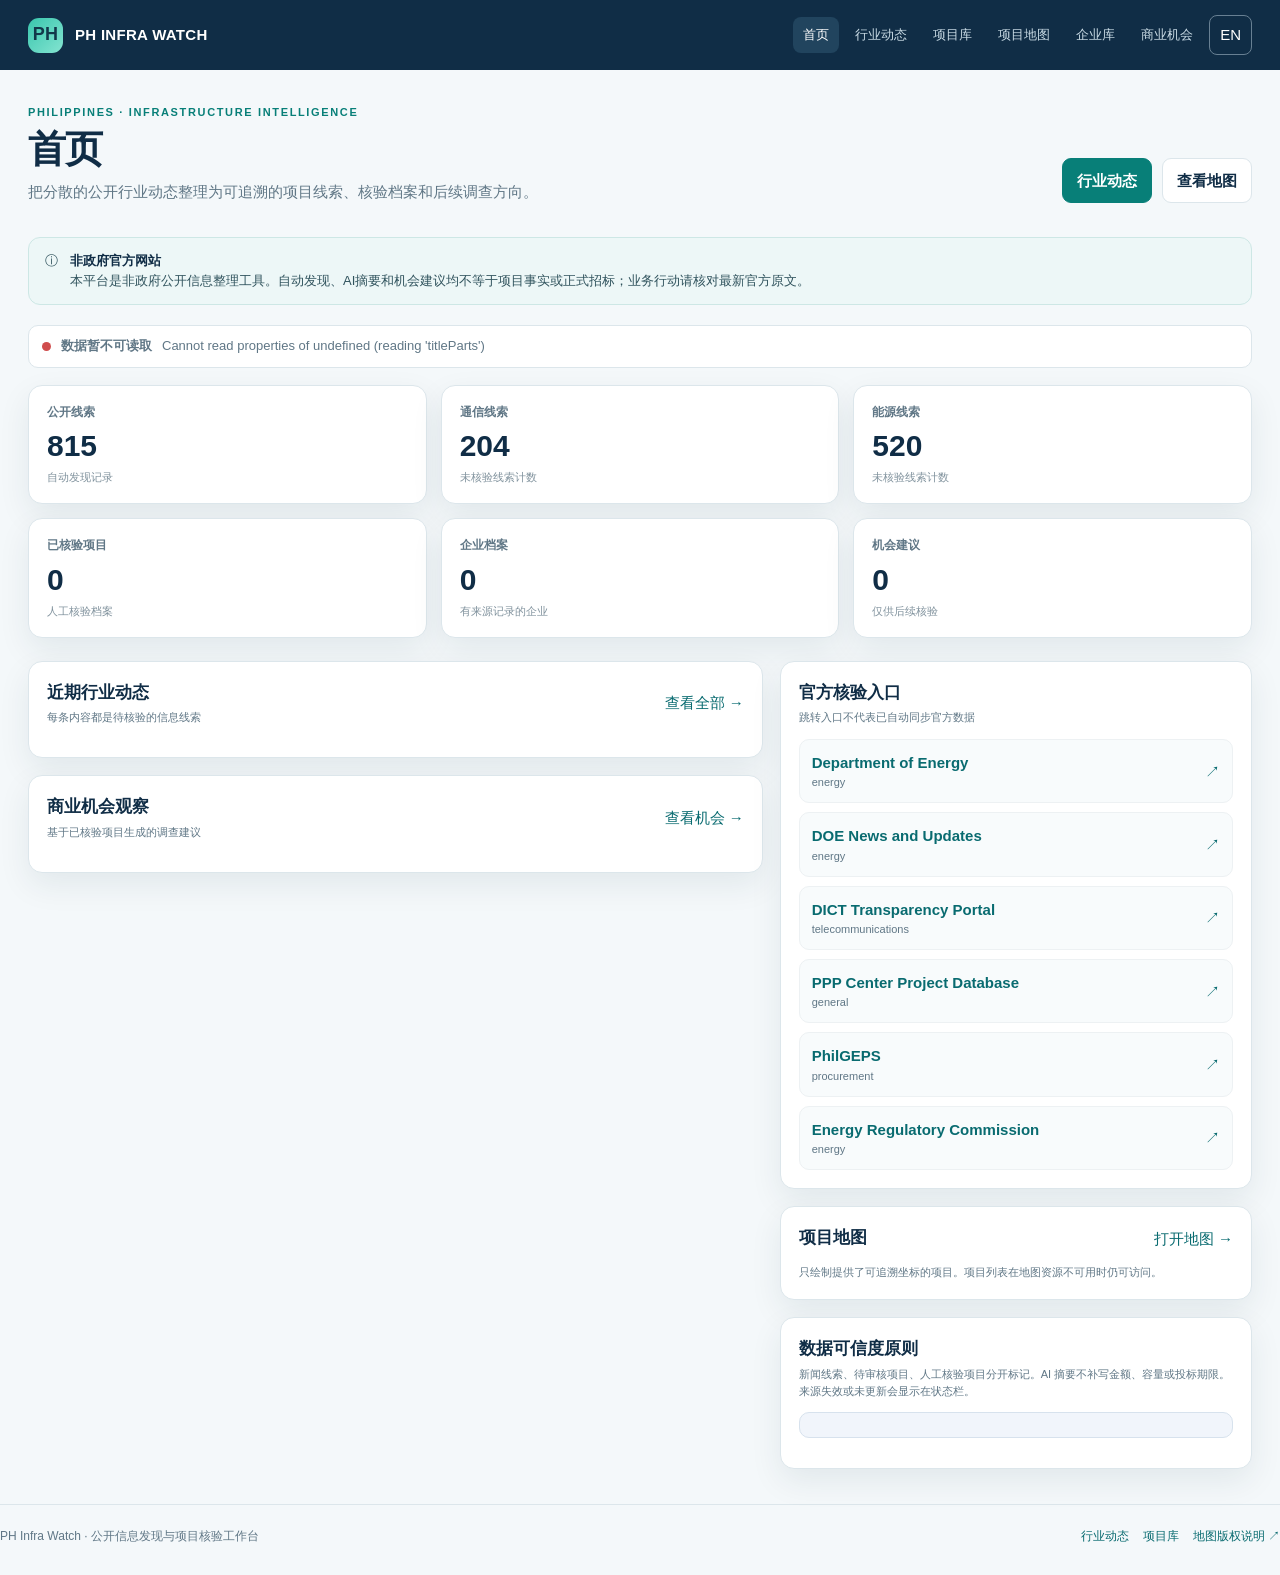
<file: site/index.html>
<!doctype html>
<html lang="zh-CN"><head><meta charset="utf-8"><meta name="viewport" content="width=device-width,initial-scale=1"><meta name="description" content="菲律宾通信与能源公开情报发现和项目核验工作台"><title>PH Infra Watch</title><link rel="stylesheet" href="./assets/styles.css"><script defer src="./assets/app.js"></script></head>
<body><header class="topbar"><div class="shell topbar-inner"><a class="brand" href="./index.html"><span class="brand-mark">PH</span><span>PH INFRA WATCH</span></a><nav class="nav" aria-label="主导航"><a class="active" href="./index.html" data-i18n="navHome">首页</a><a href="./intelligence.html" data-i18n="navNews">行业动态</a><a href="./projects.html" data-i18n="navProjects">项目库</a><a href="./map.html" data-i18n="navMap">项目地图</a><a href="./companies.html" data-i18n="navCompanies">企业库</a><a href="./opportunities.html" data-i18n="navOpps">商业机会</a><button id="language-toggle" class="language" type="button">EN</button></nav></div></header>
<main class="shell" data-page="dashboard"><section class="hero"><div><div class="eyebrow">Philippines · Infrastructure Intelligence</div><h1 data-i18n="navHome">首页</h1><p data-zh="把分散的公开行业动态整理为可追溯的项目线索、核验档案和后续调查方向。" data-en="Turn public industry updates into traceable leads, verified project records and practical research directions."></p></div><div class="hero-actions"><a class="button" href="./intelligence.html" data-i18n="navNews">行业动态</a><a class="button secondary" href="./map.html" data-i18n="openMap">查看地图</a></div></section>
<div class="notice"><span>ⓘ</span><div><strong data-i18n="notOfficial">非政府官方网站</strong><br><span data-i18n="notice"></span></div></div><div class="status-strip" id="load-status" role="status" aria-live="polite"><span class="dot"></span><span data-i18n="loading">正在读取数据…</span></div>
<section class="stats dashboard-metrics" aria-label="情报概览"><article class="stat"><div class="stat-label" data-zh="公开线索" data-en="Public leads"></div><div class="stat-value">—</div><div class="stat-foot" data-zh="自动发现记录" data-en="Automatically discovered"></div></article><article class="stat"><div class="stat-label" data-zh="通信线索" data-en="Telecom leads"></div><div class="stat-value">—</div><div class="stat-foot" data-zh="未核验线索计数" data-en="Unverified lead count"></div></article><article class="stat"><div class="stat-label" data-zh="能源线索" data-en="Energy leads"></div><div class="stat-value">—</div><div class="stat-foot" data-zh="未核验线索计数" data-en="Unverified lead count"></div></article><article class="stat"><div class="stat-label" data-zh="已核验项目" data-en="Verified projects"></div><div class="stat-value">—</div><div class="stat-foot" data-zh="人工核验档案" data-en="Human-reviewed records"></div></article><article class="stat"><div class="stat-label" data-zh="企业档案" data-en="Company records"></div><div class="stat-value">—</div><div class="stat-foot" data-zh="有来源记录的企业" data-en="Companies with source records"></div></article><article class="stat"><div class="stat-label" data-zh="机会建议" data-en="Opportunity suggestions"></div><div class="stat-value">—</div><div class="stat-foot" data-zh="仅供后续核验" data-en="For further verification only"></div></article></section>
<div class="grid-2"><div><section class="panel"><div class="panel-head"><div><h2 data-zh="近期行业动态" data-en="Recent industry updates"></h2><p class="section-kicker" data-zh="每条内容都是待核验的信息线索" data-en="Every item is an unverified information lead."></p></div><a href="./intelligence.html" data-zh="查看全部 →" data-en="View all →"></a></div><div class="list" id="recent-items"></div></section><section class="panel"><div class="panel-head"><div><h2 data-zh="商业机会观察" data-en="Opportunity watchlist"></h2><p class="section-kicker" data-zh="基于已核验项目生成的调查建议" data-en="Research suggestions based on verified project records."></p></div><a href="./opportunities.html" data-zh="查看机会 →" data-en="View opportunities →"></a></div><div class="list" id="featured-opportunities"></div></section></div><aside><section class="panel"><div class="panel-head"><div><h2 data-i18n="official">官方核验入口</h2><p class="section-kicker" data-zh="跳转入口不代表已自动同步官方数据" data-en="A portal link does not mean official data is automatically synchronized."></p></div></div><div class="portal-list" id="portals"></div></section><section class="panel"><div class="panel-head"><h2 data-zh="项目地图" data-en="Project map"></h2><a href="./map.html" data-zh="打开地图 →" data-en="Open map →"></a></div><p class="section-kicker" data-zh="只绘制提供了可追溯坐标的项目。项目列表在地图资源不可用时仍可访问。" data-en="Only projects with traceable coordinates are plotted. The project list remains available if map resources fail."></p></section><section class="panel"><h2 data-zh="数据可信度原则" data-en="Data integrity principles"></h2><p class="section-kicker" data-zh="新闻线索、待审核项目、人工核验项目分开标记。AI 摘要不补写金额、容量或投标期限。来源失效或未更新会显示在状态栏。" data-en="News leads, projects awaiting review and human-verified projects are labeled separately. AI summaries do not invent budgets, capacity or bid deadlines. Source failures and staleness appear in the status bar."></p><p id="ai-status" class="ai-note" aria-live="polite"></p></section></aside></div>
</main><footer class="shell footer"><span data-i18n="footer"></span><div class="footer-links"><a href="./intelligence.html">行业动态</a><a href="./projects.html">项目库</a><a href="https://www.openstreetmap.org/copyright" target="_blank" rel="noopener noreferrer">地图版权说明 ↗</a></div></footer></body></html>
</file>
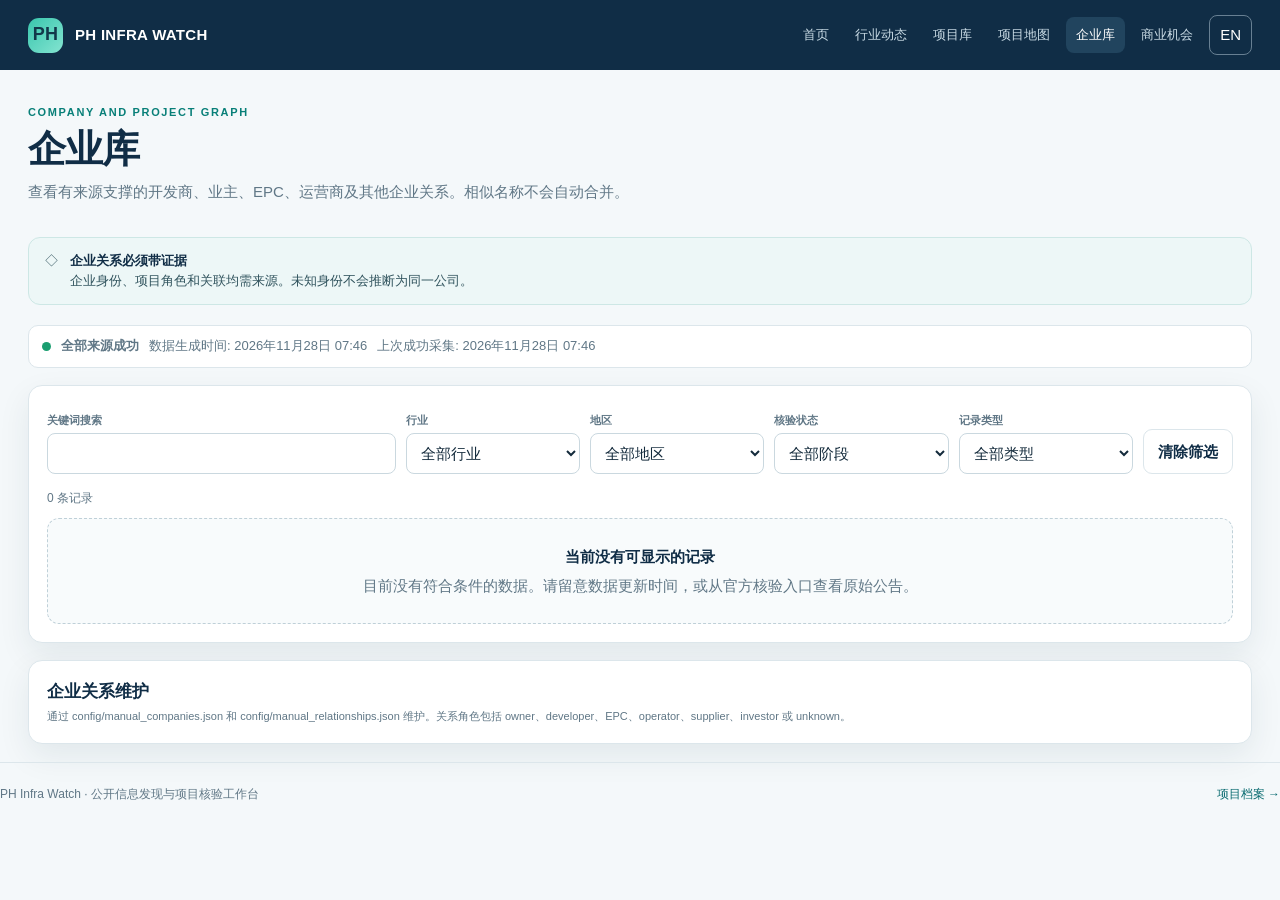
<file: site/companies.html>
<!doctype html>
<html lang="zh-CN"><head><meta charset="utf-8"><meta name="viewport" content="width=device-width,initial-scale=1"><meta name="description" content="企业档案与基础设施项目关系"><title>企业库 · PH Infra Watch</title><link rel="stylesheet" href="./assets/styles.css"><script defer src="./assets/app.js"></script></head>
<body><header class="topbar"><div class="shell topbar-inner"><a class="brand" href="./index.html"><span class="brand-mark">PH</span><span>PH INFRA WATCH</span></a><nav class="nav" aria-label="主导航"><a href="./index.html" data-i18n="navHome">首页</a><a href="./intelligence.html" data-i18n="navNews">行业动态</a><a href="./projects.html" data-i18n="navProjects">项目库</a><a href="./map.html" data-i18n="navMap">项目地图</a><a class="active" href="./companies.html" data-i18n="navCompanies">企业库</a><a href="./opportunities.html" data-i18n="navOpps">商业机会</a><button id="language-toggle" class="language" type="button">EN</button></nav></div></header>
<main class="shell" data-page="companies"><section class="hero"><div><div class="eyebrow">Company and project graph</div><h1 data-i18n="navCompanies">企业库</h1><p data-zh="查看有来源支撑的开发商、业主、EPC、运营商及其他企业关系。相似名称不会自动合并。" data-en="Explore developers, owners, EPCs, operators and other company relationships backed by sources. Similar names are never merged automatically."></p></div></section><div class="notice"><span>◇</span><div><strong data-zh="企业关系必须带证据" data-en="Company relationships require evidence"></strong><br><span data-zh="企业身份、项目角色和关联均需来源。未知身份不会推断为同一公司。" data-en="Company identity, project role and relationship need sources. Unknown identities are not assumed to be the same company."></span></div></div><div class="status-strip" id="load-status" role="status" aria-live="polite"><span class="dot"></span><span data-i18n="loading">正在读取数据…</span></div>
<section class="panel"><div class="filters"><div class="field search-field"><label for="filter-search" data-i18n="search">关键词搜索</label><input id="filter-search" type="search" autocomplete="off"></div><div class="field"><label for="filter-sector" data-i18n="sector">企业类型</label><select id="filter-sector"></select></div><div class="field"><label for="filter-region" data-i18n="region">地区</label><select id="filter-region"></select></div><div class="field"><label for="filter-stage" data-i18n="review">核验状态</label><select id="filter-stage"></select></div><div class="field"><label for="filter-kind" data-i18n="type">记录类型</label><select id="filter-kind"></select></div><div class="filter-tools"><button id="clear-filters" class="button secondary" type="button" data-i18n="clear">清除筛选</button></div></div><div id="result-count" class="results-label">—</div><div id="results" class="list" aria-live="polite"></div></section><section class="panel"><h2 data-zh="企业关系维护" data-en="Maintain company relationships"></h2><p class="section-kicker" data-zh="通过 config/manual_companies.json 和 config/manual_relationships.json 维护。关系角色包括 owner、developer、EPC、operator、supplier、investor 或 unknown。" data-en="Maintain records in config/manual_companies.json and config/manual_relationships.json. Roles include owner, developer, EPC, operator, supplier, investor or unknown."></p></section></main><footer class="shell footer"><span data-i18n="footer"></span><a href="./projects.html" data-zh="项目档案 →" data-en="Project records →"></a></footer></body></html>
</file>
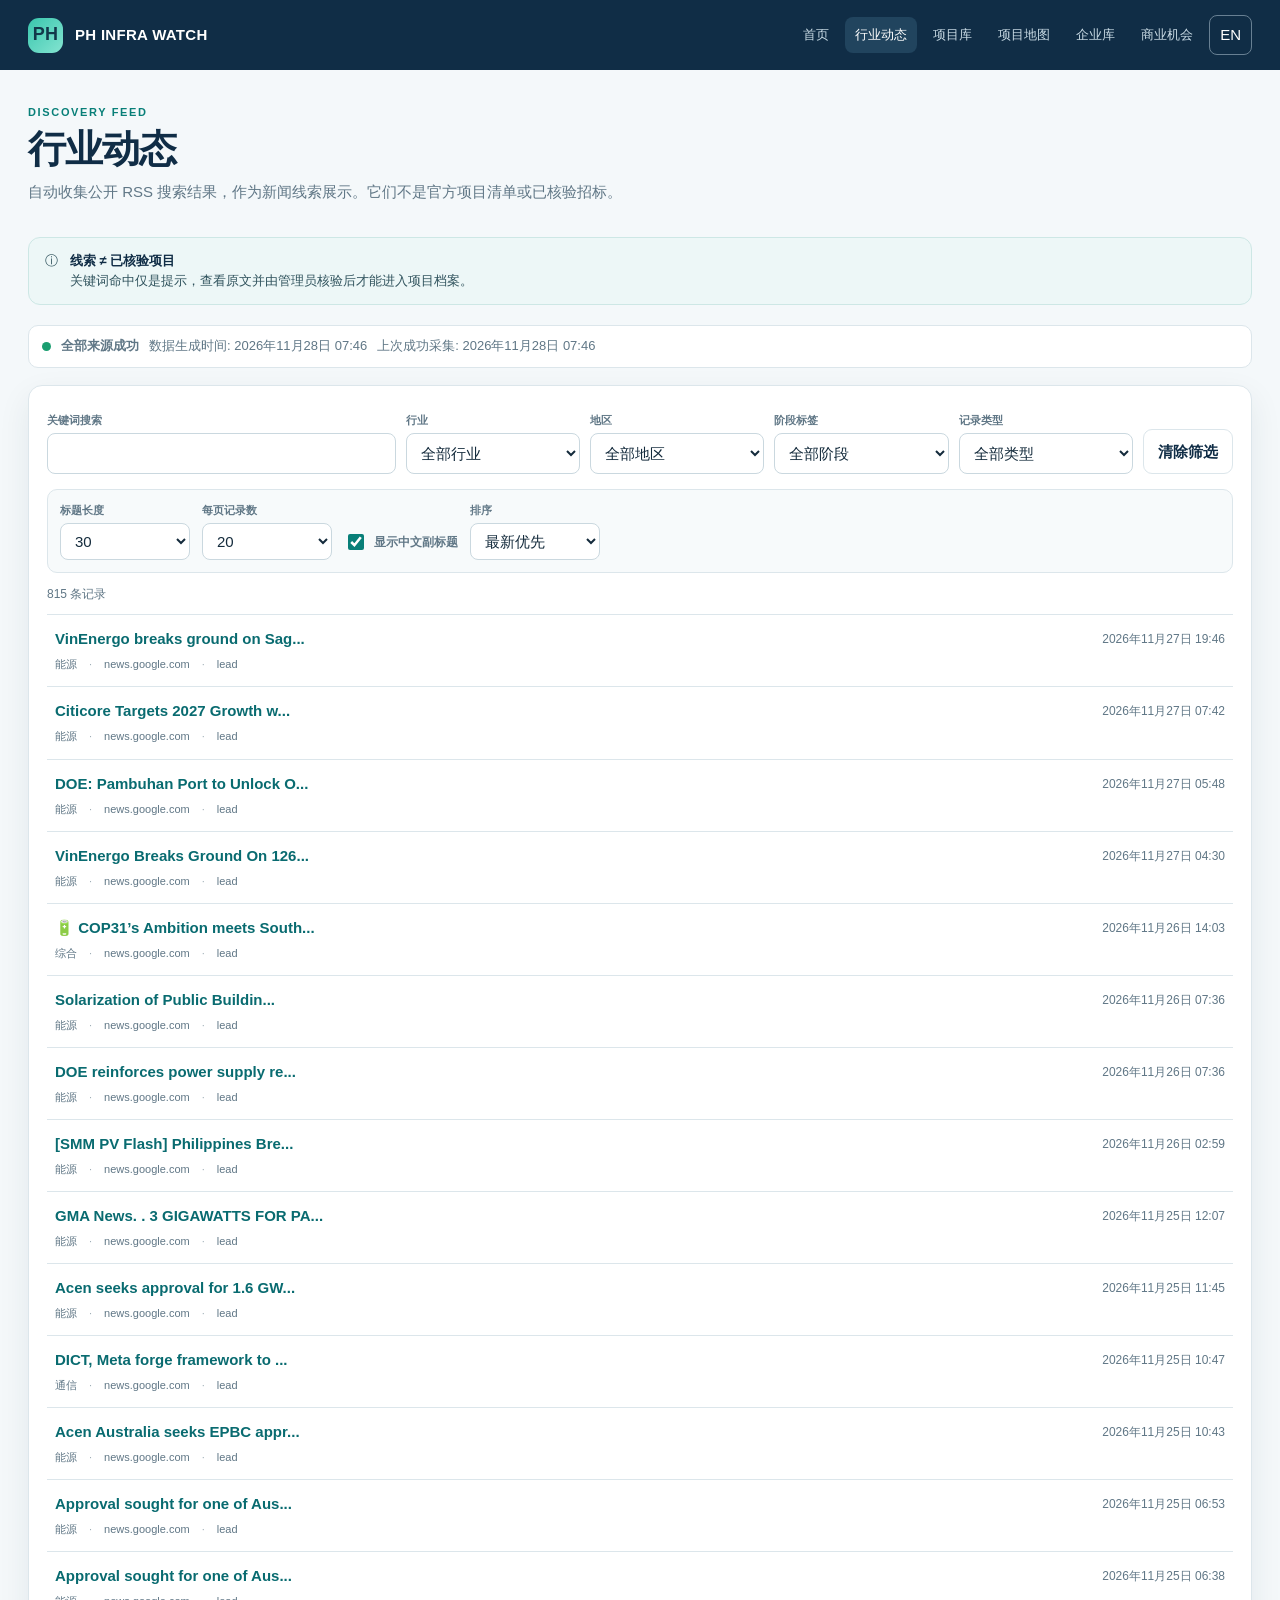
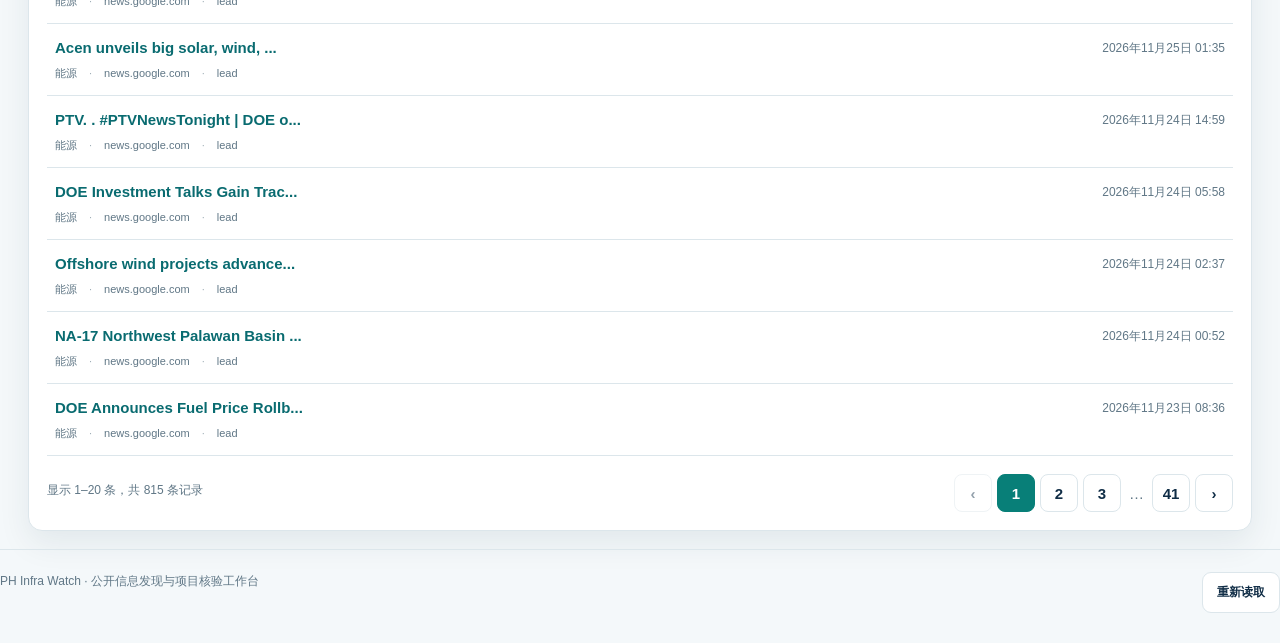
<file: site/intelligence.html>
<!doctype html>
<html lang="zh-CN"><head><meta charset="utf-8"><meta name="viewport" content="width=device-width,initial-scale=1"><meta name="description" content="菲律宾通信与能源行业公开动态线索"><title>行业动态 · PH Infra Watch</title><link rel="stylesheet" href="./assets/styles.css"><script defer src="./assets/pagination.js"></script><script defer src="./assets/app.js"></script></head>
<body><header class="topbar"><div class="shell topbar-inner"><a class="brand" href="./index.html"><span class="brand-mark">PH</span><span>PH INFRA WATCH</span></a><nav class="nav" aria-label="主导航"><a href="./index.html" data-i18n="navHome">首页</a><a class="active" href="./intelligence.html" data-i18n="navNews">行业动态</a><a href="./projects.html" data-i18n="navProjects">项目库</a><a href="./map.html" data-i18n="navMap">项目地图</a><a href="./companies.html" data-i18n="navCompanies">企业库</a><a href="./opportunities.html" data-i18n="navOpps">商业机会</a><button id="language-toggle" class="language" type="button">EN</button></nav></div></header>
<main class="shell" data-page="intelligence"><section class="hero"><div><div class="eyebrow">Discovery feed</div><h1 data-i18n="navNews">行业动态</h1><p data-zh="自动收集公开 RSS 搜索结果，作为新闻线索展示。它们不是官方项目清单或已核验招标。" data-en="Public RSS search results are displayed as news leads. They are not official project lists or verified tenders."></p></div></section><div class="notice"><span>ⓘ</span><div><strong data-zh="线索 ≠ 已核验项目" data-en="A lead is not a verified project"></strong><br><span data-zh="关键词命中仅是提示，查看原文并由管理员核验后才能进入项目档案。" data-en="Keyword matches are only indicators. Review the source before an administrator adds a record to the project registry."></span></div></div><div class="status-strip" id="load-status" role="status" aria-live="polite"><span class="dot"></span><span data-i18n="loading">正在读取数据…</span></div>
<section class="panel"><div class="filters"><div class="field search-field"><label for="filter-search" data-i18n="search">关键词搜索</label><input id="filter-search" type="search" autocomplete="off"></div><div class="field"><label for="filter-sector" data-i18n="sector">行业</label><select id="filter-sector"></select></div><div class="field"><label for="filter-region" data-i18n="region">地区</label><select id="filter-region"></select></div><div class="field"><label for="filter-stage" data-i18n="stage">阶段标签</label><select id="filter-stage"></select></div><div class="field"><label for="filter-kind" data-i18n="type">记录类型</label><select id="filter-kind"></select></div><div class="filter-tools"><button id="clear-filters" class="button secondary" type="button" data-i18n="clear">清除筛选</button></div></div><div class="news-settings" aria-label="News display settings"><div class="field"><label for="news-title-limit" data-zh="标题长度" data-en="Headline length">标题长度</label><select id="news-title-limit"><option value="20">20</option><option value="30">30</option><option value="40">40</option><option value="50">50</option></select></div><div class="field"><label for="news-page-size" data-zh="每页记录数" data-en="Records per page">每页记录数</label><select id="news-page-size"><option>10</option><option>20</option><option>30</option><option>50</option><option>100</option></select></div><label class="setting-check"><input id="news-show-chinese" type="checkbox" checked><span data-zh="显示中文副标题" data-en="Show Chinese subtitles">显示中文副标题</span></label><div class="field"><label for="news-sort-order" data-zh="排序" data-en="Sort order">排序</label><select id="news-sort-order"><option value="newest" data-zh="最新优先" data-en="Newest first">最新优先</option><option value="oldest" data-zh="最早优先" data-en="Oldest first">最早优先</option></select></div></div><div id="result-count" class="results-label">—</div><div id="results" class="list news-list" aria-live="polite"></div><div class="pagination-footer"><span id="pagination-range" class="results-label" aria-live="polite"></span><nav id="pagination" class="pagination" aria-label="新闻线索分页"></nav></div></section></main><footer class="shell footer"><span data-i18n="footer"></span><button id="reload-data" class="button secondary" type="button" data-i18n="refresh">重新读取</button></footer></body></html>
</file>
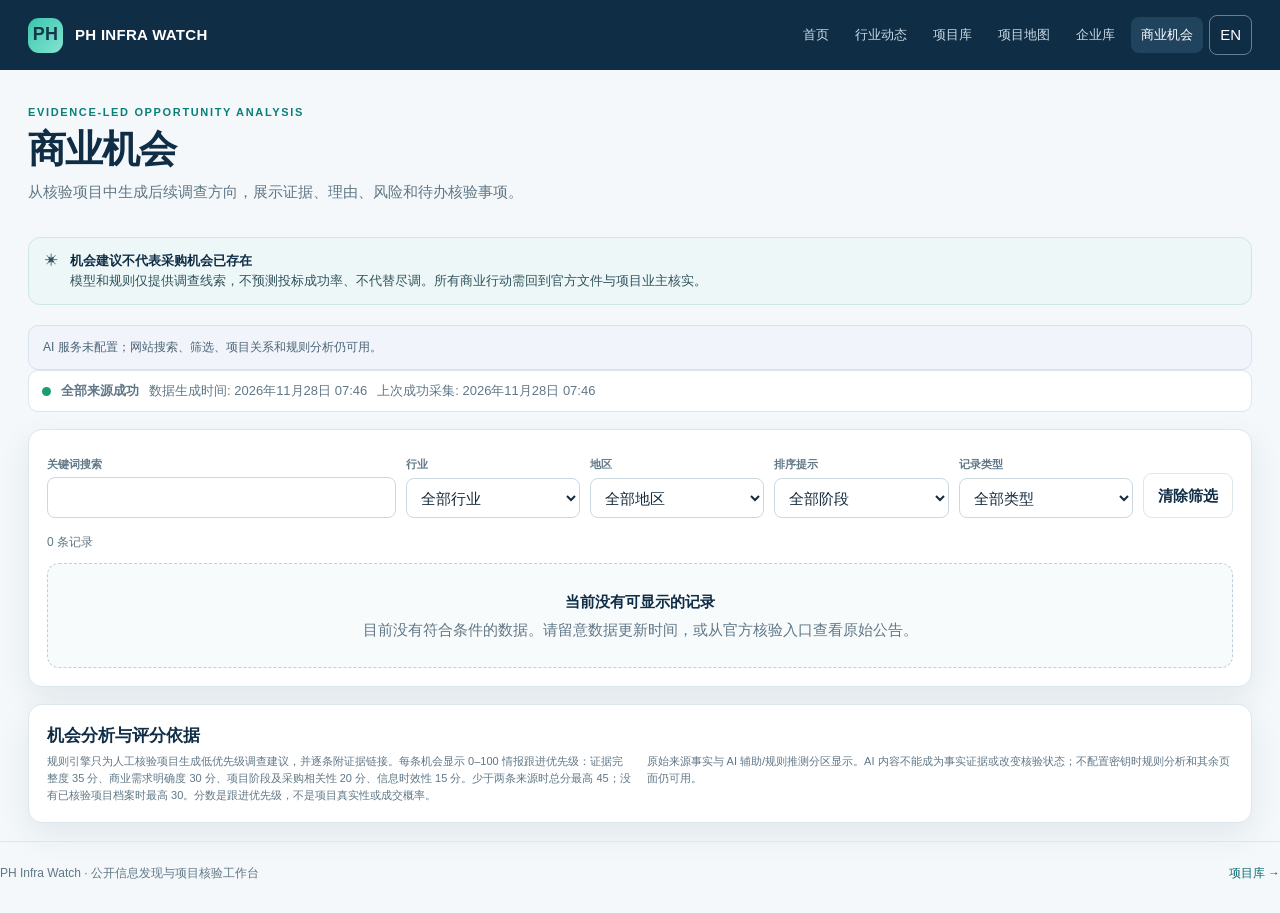
<file: site/opportunities.html>
<!doctype html>
<html lang="zh-CN"><head><meta charset="utf-8"><meta name="viewport" content="width=device-width,initial-scale=1"><meta name="description" content="菲律宾基础设施商业机会分析建议及证据"><title>商业机会 · PH Infra Watch</title><link rel="stylesheet" href="./assets/styles.css"><script defer src="./assets/app.js"></script></head>
<body><header class="topbar"><div class="shell topbar-inner"><a class="brand" href="./index.html"><span class="brand-mark">PH</span><span>PH INFRA WATCH</span></a><nav class="nav" aria-label="主导航"><a href="./index.html" data-i18n="navHome">首页</a><a href="./intelligence.html" data-i18n="navNews">行业动态</a><a href="./projects.html" data-i18n="navProjects">项目库</a><a href="./map.html" data-i18n="navMap">项目地图</a><a href="./companies.html" data-i18n="navCompanies">企业库</a><a class="active" href="./opportunities.html" data-i18n="navOpps">商业机会</a><button id="language-toggle" class="language" type="button">EN</button></nav></div></header>
<main class="shell" data-page="opportunities"><section class="hero"><div><div class="eyebrow">Evidence-led opportunity analysis</div><h1 data-i18n="navOpps">商业机会</h1><p data-zh="从核验项目中生成后续调查方向，展示证据、理由、风险和待办核验事项。" data-en="Generate research directions from verified projects, with evidence, rationale, risks and next checks."></p></div></section><div class="notice"><span>✳</span><div><strong data-zh="机会建议不代表采购机会已存在" data-en="An opportunity suggestion does not mean procurement exists"></strong><br><span data-zh="模型和规则仅提供调查线索，不预测投标成功率、不代替尽调。所有商业行动需回到官方文件与项目业主核实。" data-en="Models and rules only provide research leads. They do not predict bid success or replace due diligence. Verify any business action against official documents and the project owner."></span></div></div><div class="ai-note" id="ai-status" role="status" aria-live="polite"></div><div class="status-strip" id="load-status" role="status" aria-live="polite"><span class="dot"></span><span data-i18n="loading">正在读取数据…</span></div>
<section class="panel"><div class="filters"><div class="field search-field"><label for="filter-search" data-i18n="search">关键词搜索</label><input id="filter-search" type="search" autocomplete="off"></div><div class="field"><label for="filter-sector" data-i18n="sector">行业/类型</label><select id="filter-sector"></select></div><div class="field"><label for="filter-region" data-i18n="region">地区</label><select id="filter-region"></select></div><div class="field"><label for="filter-stage" data-i18n="priority">排序提示</label><select id="filter-stage"></select></div><div class="field"><label for="filter-kind" data-i18n="type">记录类型</label><select id="filter-kind"></select></div><div class="filter-tools"><button id="clear-filters" class="button secondary" type="button" data-i18n="clear">清除筛选</button></div></div><div id="result-count" class="results-label">—</div><div id="results" class="list" aria-live="polite"></div></section><section class="panel"><h2 data-zh="机会分析与评分依据" data-en="Opportunity analysis and scoring"></h2><div class="two-col"><p class="section-kicker" data-zh="规则引擎只为人工核验项目生成低优先级调查建议，并逐条附证据链接。每条机会显示 0–100 情报跟进优先级：证据完整度 35 分、商业需求明确度 30 分、项目阶段及采购相关性 20 分、信息时效性 15 分。少于两条来源时总分最高 45；没有已核验项目档案时最高 30。分数是跟进优先级，不是项目真实性或成交概率。" data-en="Rules generate low-priority research suggestions only from human-verified projects and attach evidence links. Each opportunity shows a 0–100 intelligence follow-up priority: evidence completeness 35, demand clarity 30, stage/procurement relevance 20, and freshness 15. Fewer than two sources caps the total at 45; no verified project record caps it at 30. This is not a truth or deal probability score."></p><p class="section-kicker" data-zh="原始来源事实与 AI 辅助/规则推测分区显示。AI 内容不能成为事实证据或改变核验状态；不配置密钥时规则分析和其余页面仍可用。" data-en="Original source facts are shown separately from AI-assisted or rule-based hypotheses. AI cannot establish facts or change review status. Without a key, rule-based analysis and all other pages remain available."></p></div></section></main><footer class="shell footer"><span data-i18n="footer"></span><a href="./projects.html" data-zh="项目库 →" data-en="Project registry →"></a></footer></body></html>
</file>
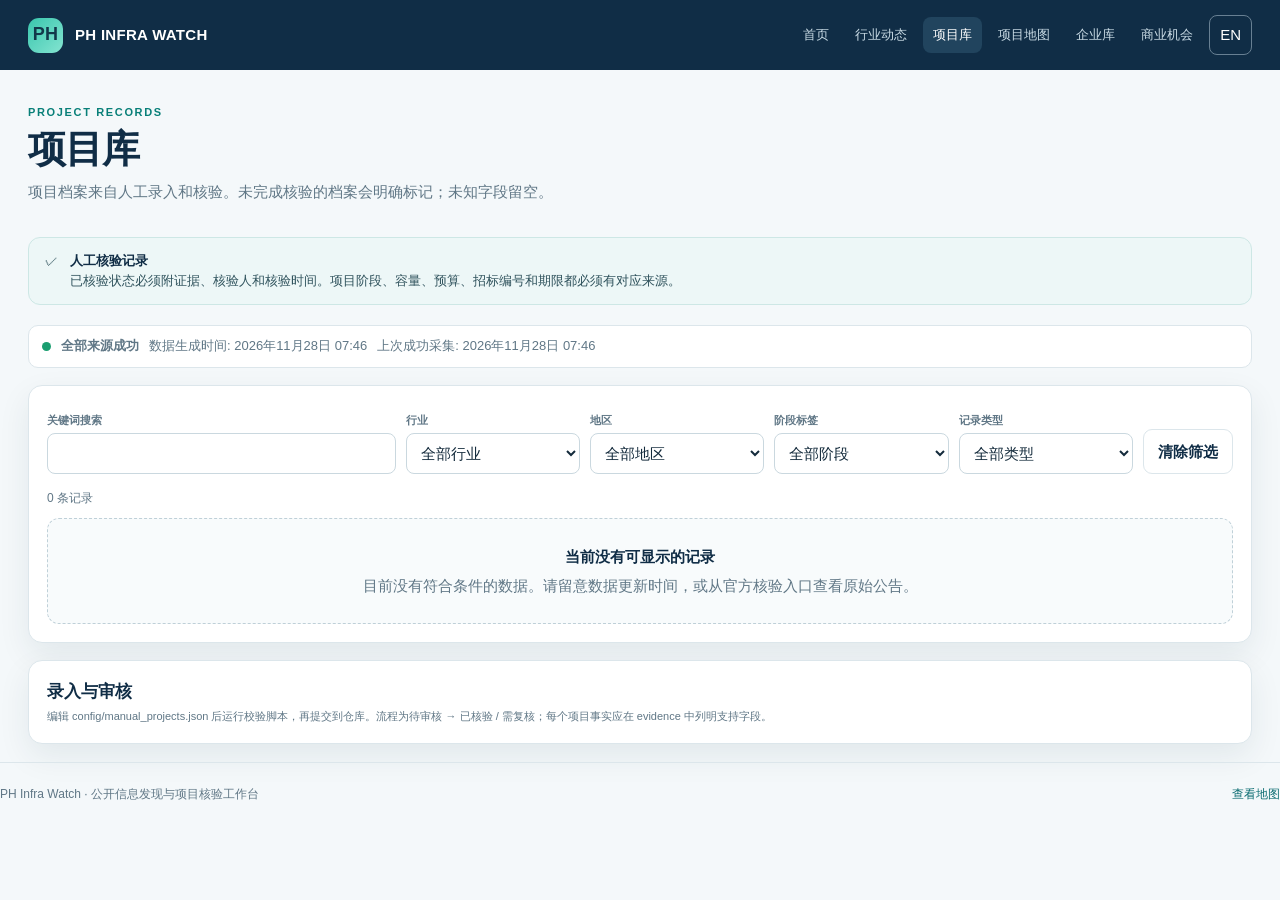
<file: site/projects.html>
<!doctype html>
<html lang="zh-CN"><head><meta charset="utf-8"><meta name="viewport" content="width=device-width,initial-scale=1"><meta name="description" content="菲律宾通信与能源项目档案与核验状态"><title>项目库 · PH Infra Watch</title><link rel="stylesheet" href="./assets/styles.css"><script defer src="./assets/app.js"></script></head>
<body><header class="topbar"><div class="shell topbar-inner"><a class="brand" href="./index.html"><span class="brand-mark">PH</span><span>PH INFRA WATCH</span></a><nav class="nav" aria-label="主导航"><a href="./index.html" data-i18n="navHome">首页</a><a href="./intelligence.html" data-i18n="navNews">行业动态</a><a class="active" href="./projects.html" data-i18n="navProjects">项目库</a><a href="./map.html" data-i18n="navMap">项目地图</a><a href="./companies.html" data-i18n="navCompanies">企业库</a><a href="./opportunities.html" data-i18n="navOpps">商业机会</a><button id="language-toggle" class="language" type="button">EN</button></nav></div></header>
<main class="shell" data-page="projects"><section class="hero"><div><div class="eyebrow">Project records</div><h1 data-i18n="navProjects">项目库</h1><p data-zh="项目档案来自人工录入和核验。未完成核验的档案会明确标记；未知字段留空。" data-en="Project records are entered and reviewed by people. Unreviewed records are labeled, and unknown fields remain blank."></p></div></section><div class="notice"><span>✓</span><div><strong data-zh="人工核验记录" data-en="Human-reviewed records"></strong><br><span data-zh="已核验状态必须附证据、核验人和核验时间。项目阶段、容量、预算、招标编号和期限都必须有对应来源。" data-en="Verified status requires evidence, reviewer and review time. Stage, capacity, budget, tender ID and deadlines each need a supporting source."></span></div></div><div class="status-strip" id="load-status" role="status" aria-live="polite"><span class="dot"></span><span data-i18n="loading">正在读取数据…</span></div>
<section class="panel"><div class="filters"><div class="field search-field"><label for="filter-search" data-i18n="search">关键词搜索</label><input id="filter-search" type="search" autocomplete="off"></div><div class="field"><label for="filter-sector" data-i18n="sector">行业</label><select id="filter-sector"></select></div><div class="field"><label for="filter-region" data-i18n="region">地区</label><select id="filter-region"></select></div><div class="field"><label for="filter-stage" data-i18n="stage">阶段</label><select id="filter-stage"></select></div><div class="field"><label for="filter-kind" data-i18n="type">记录类型</label><select id="filter-kind"></select></div><div class="filter-tools"><button id="clear-filters" class="button secondary" type="button" data-i18n="clear">清除筛选</button></div></div><div id="result-count" class="results-label">—</div><div id="results" class="list" aria-live="polite"></div></section><section class="panel"><h2 data-zh="录入与审核" data-en="Entry and review"></h2><p class="section-kicker" data-zh="编辑 config/manual_projects.json 后运行校验脚本，再提交到仓库。流程为待审核 → 已核验 / 需复核；每个项目事实应在 evidence 中列明支持字段。" data-en="Edit config/manual_projects.json, run the validator and commit the change. Workflow: pending review → verified or needs review. Evidence should name the fields it supports."></p></section></main><footer class="shell footer"><span data-i18n="footer"></span><a href="./map.html" data-i18n="openMap">查看地图</a></footer></body></html>
</file>
<file: site/assets/styles.css>
:root{--ink:#142b3c;--muted:#607786;--navy:#102d46;--teal:#087f78;--mint:#dff4ef;--line:#dce6eb;--paper:#f4f8fa;--white:#fff;--amber:#9b5b00;--shadow:0 12px 32px rgba(19,48,69,.08)}
*{box-sizing:border-box}html{scroll-behavior:smooth}body{margin:0;background:var(--paper);color:var(--ink);font:15px/1.55 "Segoe UI","Microsoft YaHei",Arial,sans-serif}a{color:#096b70;text-decoration:none}a:hover{text-decoration:underline}button,input,select{font:inherit}button{cursor:pointer}.shell{max-width:1440px;margin:auto;padding:0 28px}.topbar{background:var(--navy);color:#fff}.topbar-inner{min-height:70px;display:flex;align-items:center;justify-content:space-between;gap:18px}.brand{display:flex;align-items:center;gap:12px;color:#fff;font-weight:750;letter-spacing:.02em}.brand-mark{width:35px;height:35px;border-radius:11px;background:linear-gradient(135deg,#39c6ad,#84e4d1);display:grid;place-items:center;color:#12384a;font-size:18px}.nav{display:flex;gap:6px;align-items:center;flex-wrap:wrap}.nav a{color:#c9dbe5;padding:8px 10px;border-radius:8px;font-size:13px}.nav a.active,.nav a:hover{background:#21445e;color:#fff;text-decoration:none}.language{border:1px solid #688093;color:#fff;background:transparent;border-radius:8px;padding:7px 10px}.hero{padding:34px 0 20px;display:flex;align-items:flex-end;justify-content:space-between;gap:24px}.eyebrow{color:var(--teal);font-weight:750;text-transform:uppercase;font-size:11px;letter-spacing:.15em}.hero h1{font-size:clamp(28px,3vw,42px);line-height:1.14;margin:6px 0 9px;letter-spacing:-.03em;color:var(--navy)}.hero p{margin:0;color:var(--muted);max-width:720px}.hero-actions{display:flex;gap:10px;flex-wrap:wrap}.button{display:inline-flex;align-items:center;justify-content:center;gap:8px;background:var(--teal);border:1px solid var(--teal);color:#fff;border-radius:9px;padding:10px 14px;font-weight:650}.button:hover{background:#066b66;color:#fff;text-decoration:none}.button.secondary{background:#fff;color:var(--navy);border-color:var(--line)}.notice{display:flex;gap:12px;align-items:flex-start;background:#edf7f7;border:1px solid #cde7e5;border-radius:12px;padding:13px 16px;margin:14px 0 20px;color:#30535d;font-size:13px}.notice strong{color:var(--navy)}.status-strip{display:flex;align-items:center;gap:10px;flex-wrap:wrap;margin:0 0 17px;padding:10px 13px;background:#fff;border:1px solid var(--line);border-radius:10px;color:var(--muted);font-size:13px}.dot{width:9px;height:9px;border-radius:50%;display:inline-block;background:#97a9b3}.dot.ok{background:#1a9e70}.dot.warn{background:#d28c22}.dot.err{background:#d04d4d}.stats{display:grid;grid-template-columns:repeat(4,minmax(0,1fr));gap:14px;margin:14px 0 23px}.stat,.panel,.card{background:var(--white);border:1px solid var(--line);border-radius:14px;box-shadow:var(--shadow)}.stat{padding:17px 18px}.stat-label{font-size:12px;color:var(--muted);font-weight:650}.stat-value{font-size:30px;font-weight:760;color:var(--navy);line-height:1.2;margin-top:7px}.stat-foot{font-size:11px;color:#80929d;margin-top:5px}.grid-2{display:grid;grid-template-columns:minmax(0,1.4fr) minmax(280px,.9fr);gap:17px}.panel{padding:18px;margin-bottom:17px}.panel-head{display:flex;align-items:center;justify-content:space-between;gap:14px;margin-bottom:13px}.panel h2,.panel-head h2{font-size:17px;color:var(--navy);margin:0}.section-kicker{font-size:11px;color:var(--muted);margin:3px 0 0}.portal-list{display:grid;gap:9px}.portal{display:flex;align-items:center;justify-content:space-between;gap:12px;padding:11px 12px;background:#f8fbfc;border:1px solid #edf1f3;border-radius:10px}.portal small{display:block;color:var(--muted);font-size:11px}.list{display:grid;gap:10px}.card{padding:15px 16px;box-shadow:none}.card-title{font-size:16px;font-weight:700;color:var(--navy);margin:0 0 6px}.card-meta{display:flex;gap:7px;flex-wrap:wrap;margin:8px 0}.card p{margin:7px 0;color:#516775;font-size:13px}.tags{display:flex;flex-wrap:wrap;gap:6px}.tag{display:inline-flex;background:#edf4f6;color:#395b69;border-radius:99px;padding:3px 8px;font-size:11px;font-weight:650}.tag.teal{background:var(--mint);color:#086a61}.tag.warn{background:#fff2d9;color:#8b5500}.tag.red{background:#ffe8e8;color:#9f3434}.card-actions{display:flex;gap:12px;flex-wrap:wrap;margin-top:10px;font-size:12px}.filters{display:grid;grid-template-columns:minmax(200px,2fr) repeat(4,minmax(120px,1fr)) auto;gap:10px;margin:8px 0 15px}.field{display:grid;gap:4px}.field label{font-size:11px;font-weight:700;color:var(--muted)}.field input,.field select{width:100%;min-height:40px;border:1px solid #cad8df;border-radius:8px;padding:8px 10px;background:#fff;color:var(--ink)}.filter-tools{display:flex;align-items:end}.filter-tools button{min-height:40px}.results-label{font-size:12px;color:var(--muted);margin:4px 0 11px}.empty{padding:26px 18px;text-align:center;background:#f8fbfc;border:1px dashed #bfd0d8;border-radius:12px;color:var(--muted)}.empty strong{display:block;color:var(--navy);margin-bottom:5px}.two-col{display:grid;grid-template-columns:1fr 1fr;gap:13px}.kv{display:grid;grid-template-columns:120px 1fr;gap:5px 10px;font-size:12px}.kv dt{color:var(--muted)}.kv dd{margin:0;color:var(--ink);font-weight:550}.map-wrap{position:relative}.map{height:560px;border-radius:12px;border:1px solid var(--line);background:#e5eef1;z-index:1}.map-list{margin-top:12px}.map-warning{font-size:12px;color:var(--muted);margin:8px 0}.map-key{display:flex;gap:12px;flex-wrap:wrap;font-size:12px;color:var(--muted)}.map-key span{display:flex;align-items:center;gap:6px}.keydot{width:10px;height:10px;border-radius:50%;background:var(--teal)}.keydot.lead{background:#d39125}.footer{margin-top:18px;padding:22px 0 30px;border-top:1px solid var(--line);font-size:12px;color:var(--muted);display:flex;justify-content:space-between;gap:16px;flex-wrap:wrap}.footer-links{display:flex;gap:14px;flex-wrap:wrap}.ai-note{background:#f1f5fb;border:1px solid #d7e2ed;border-radius:10px;padding:12px 14px;font-size:12px;color:#4c6476}.relation{border-left:3px solid #78c9b9;padding-left:11px;margin:9px 0}.pill{font-size:11px;color:var(--muted)}
@media(max-width:1000px){.nav a{padding:7px}.topbar-inner{align-items:flex-start;padding:15px 0;flex-direction:column}.hero{align-items:flex-start;flex-direction:column}.filters{grid-template-columns:repeat(2,minmax(0,1fr))}.filters .search-field{grid-column:1/-1}.grid-2{grid-template-columns:1fr}}
@media(max-width:650px){.shell{padding:0 15px}.nav{gap:2px}.nav a{font-size:12px;padding:6px}.stats{grid-template-columns:repeat(2,minmax(0,1fr));gap:9px}.stat{padding:13px}.stat-value{font-size:25px}.filters{grid-template-columns:1fr}.filters .search-field{grid-column:auto}.two-col{grid-template-columns:1fr}.map{height:390px}.hero{padding-top:26px}.card{padding:13px}}
.dashboard-metrics{grid-template-columns:repeat(3,minmax(0,1fr))}
@media(max-width:650px){.dashboard-metrics{grid-template-columns:repeat(2,minmax(0,1fr))}}
.map-controls{display:grid;grid-template-columns:repeat(3,minmax(0,1fr));gap:12px;margin:14px 0}.region-stats{display:grid;grid-template-columns:repeat(3,minmax(0,1fr));gap:10px;margin:12px 0}.region-stat{border:1px solid var(--line);background:#f8fbfc;border-radius:10px;padding:10px 12px;text-align:left;color:var(--ink);width:100%}.region-stat strong{display:block;color:var(--navy);font-size:20px}.region-stat[aria-pressed="true"]{border-color:var(--teal);box-shadow:0 0 0 2px rgba(8,127,120,.12)}.map-popup{min-width:190px;max-width:260px}.map-popup-title{font-weight:750;color:var(--navy);margin-bottom:6px}.map-popup-meta{font-size:12px;margin:3px 0}.map-popup-description{font-size:12px;max-height:90px;overflow:auto;margin-top:7px}.score-panel{border:1px solid var(--line);background:#f8fbfc;border-radius:12px;padding:13px;margin:12px 0}.score-total{display:flex;align-items:baseline;gap:7px;color:var(--navy)}.score-total strong{font-size:30px}.score-grid{display:grid;grid-template-columns:repeat(2,minmax(0,1fr));gap:8px;margin-top:10px}.score-dimension{border:1px solid var(--line);background:#fff;border-radius:9px;padding:9px;font-size:12px}.score-dimension strong{display:block;color:var(--navy)}.score-note{font-size:12px;color:var(--muted);margin-top:9px}.fact-panel{border-left:3px solid #2b9a72;padding:9px 12px;margin:10px 0;background:#f2faf6}.hypothesis-panel{border-left:3px solid #d39125;padding:9px 12px;margin:10px 0;background:#fffaf0}
@media(max-width:650px){.map-controls{grid-template-columns:1fr}.region-stats{gap:6px}.region-stat{padding:8px 6px;font-size:12px}.region-stat strong{font-size:17px}.score-grid{grid-template-columns:1fr}}
.title-translation{display:block;margin-top:4px;color:#3e7378;font-size:.88em;font-weight:550;line-height:1.45;overflow-wrap:anywhere}.title-translation small{font-size:.72em;color:#71858d;font-weight:500}.title-translation.pending{font-size:.7em;color:#87959b;font-weight:450}.pagination-footer{display:flex;align-items:center;justify-content:space-between;gap:12px;flex-wrap:wrap;margin-top:18px}.pagination{display:flex;align-items:center;justify-content:flex-end;gap:5px;flex-wrap:wrap;max-width:100%}.page-button{min-width:38px;height:38px;padding:0 9px;border:1px solid var(--line);border-radius:8px;background:#fff;color:var(--navy);font-weight:650}.page-button:hover:not(:disabled){border-color:var(--teal);background:#f0f8f7}.page-button[aria-current="page"]{background:var(--teal);border-color:var(--teal);color:#fff}.page-button:disabled{opacity:.45;cursor:not-allowed}.page-ellipsis{padding:0 3px;color:var(--muted)}
@media(max-width:650px){.pagination-footer{align-items:stretch}.pagination{justify-content:center;gap:4px}.page-button{min-width:34px;height:36px;padding:0 7px}.pagination-footer .results-label{text-align:center;width:100%}}
.news-settings{display:flex;align-items:end;gap:12px;flex-wrap:wrap;padding:12px;margin:0 0 12px;background:#f7fafb;border:1px solid var(--line);border-radius:10px}.news-settings .field{min-width:130px}.news-settings .field select{min-height:36px}.setting-check{display:flex;align-items:center;gap:7px;min-height:36px;color:var(--muted);font-size:12px;font-weight:650}.setting-check input{width:16px;height:16px;accent-color:var(--teal)}.news-list{display:block;border-top:1px solid var(--line)}.news-row{display:grid;grid-template-columns:minmax(0,1fr) 190px;align-items:start;gap:20px;padding:13px 8px;border-bottom:1px solid var(--line)}.news-copy{min-width:0}.news-title{font-size:15px;line-height:1.4;margin:0;color:var(--navy);overflow-wrap:anywhere}.news-title-link{position:relative}.news-title-link[data-tooltip]:hover::after,.news-title-link[data-tooltip]:focus-visible::after{content:attr(data-tooltip);position:absolute;z-index:10;left:0;top:calc(100% + 8px);width:max-content;max-width:min(520px,calc(100vw - 36px));white-space:normal;overflow-wrap:anywhere;padding:9px 11px;border:1px solid #547181;border-radius:8px;background:#17374d;color:#fff;font-size:13px;font-weight:500;line-height:1.45;box-shadow:0 8px 20px #102d4633}.news-title-link[data-tooltip]:hover::before,.news-title-link[data-tooltip]:focus-visible::before{content:"";position:absolute;z-index:11;left:12px;top:calc(100% + 2px);border:6px solid transparent;border-bottom-color:#17374d}.title-expand{display:none;margin-left:8px;padding:0;border:0;background:none;color:var(--teal);font-size:11px;text-decoration:underline}.news-meta{display:flex;gap:5px 12px;flex-wrap:wrap;margin-top:7px;color:var(--muted);font-size:11px}.news-meta span+span:before{content:"·";margin-right:12px;color:#a0afb7}.news-date{justify-self:end;color:var(--muted);font-size:12px;white-space:nowrap;padding-top:2px}.news-row .title-translation{font-size:13px;margin-top:3px}.news-row:focus-within{background:#f9fcfc}
@media(max-width:650px){.news-settings{display:grid;grid-template-columns:1fr 1fr;gap:9px}.news-settings .field{min-width:0}.news-row{grid-template-columns:1fr;gap:5px;padding:12px 4px}.news-date{justify-self:start;font-size:11px}.title-expand{display:inline-block}.news-title-link[data-tooltip]:hover::after,.news-title-link[data-tooltip]:focus-visible::after,.news-title-link[data-tooltip]:hover::before,.news-title-link[data-tooltip]:focus-visible::before{display:none}}
</file>
